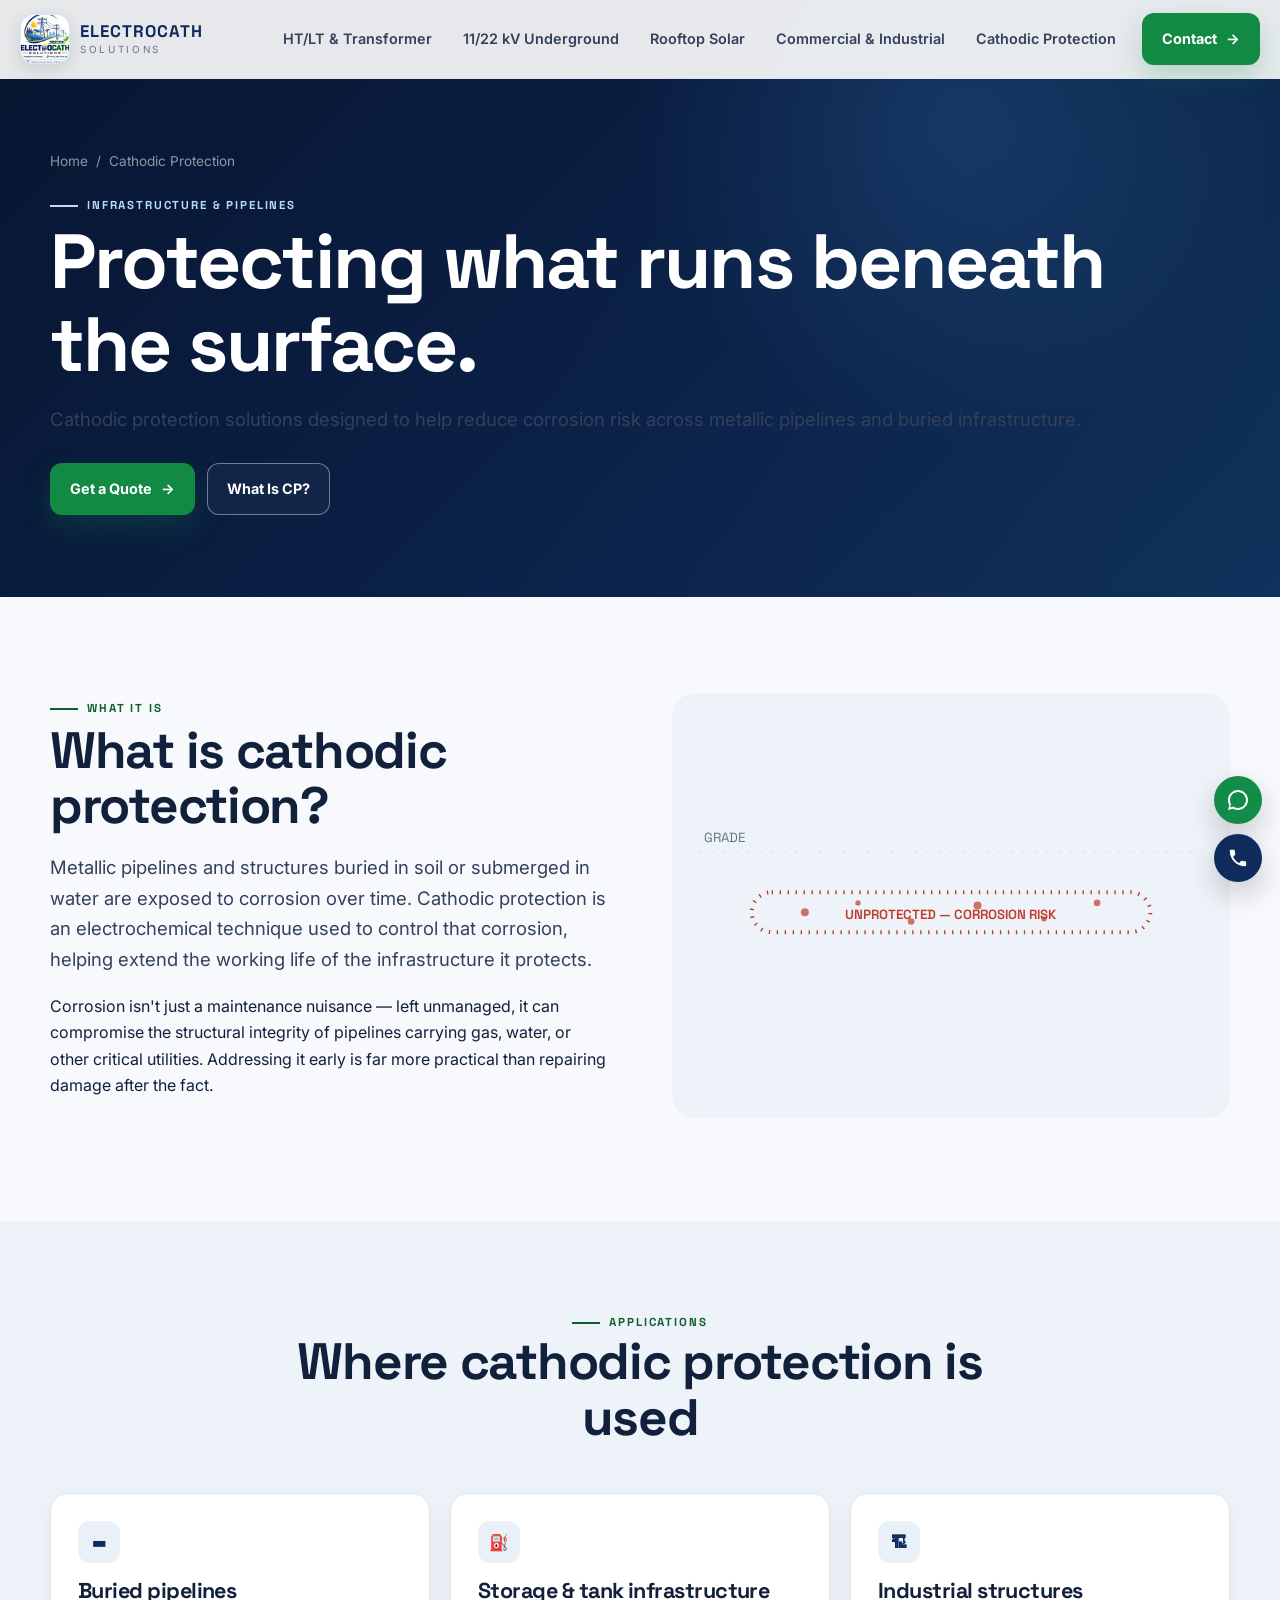
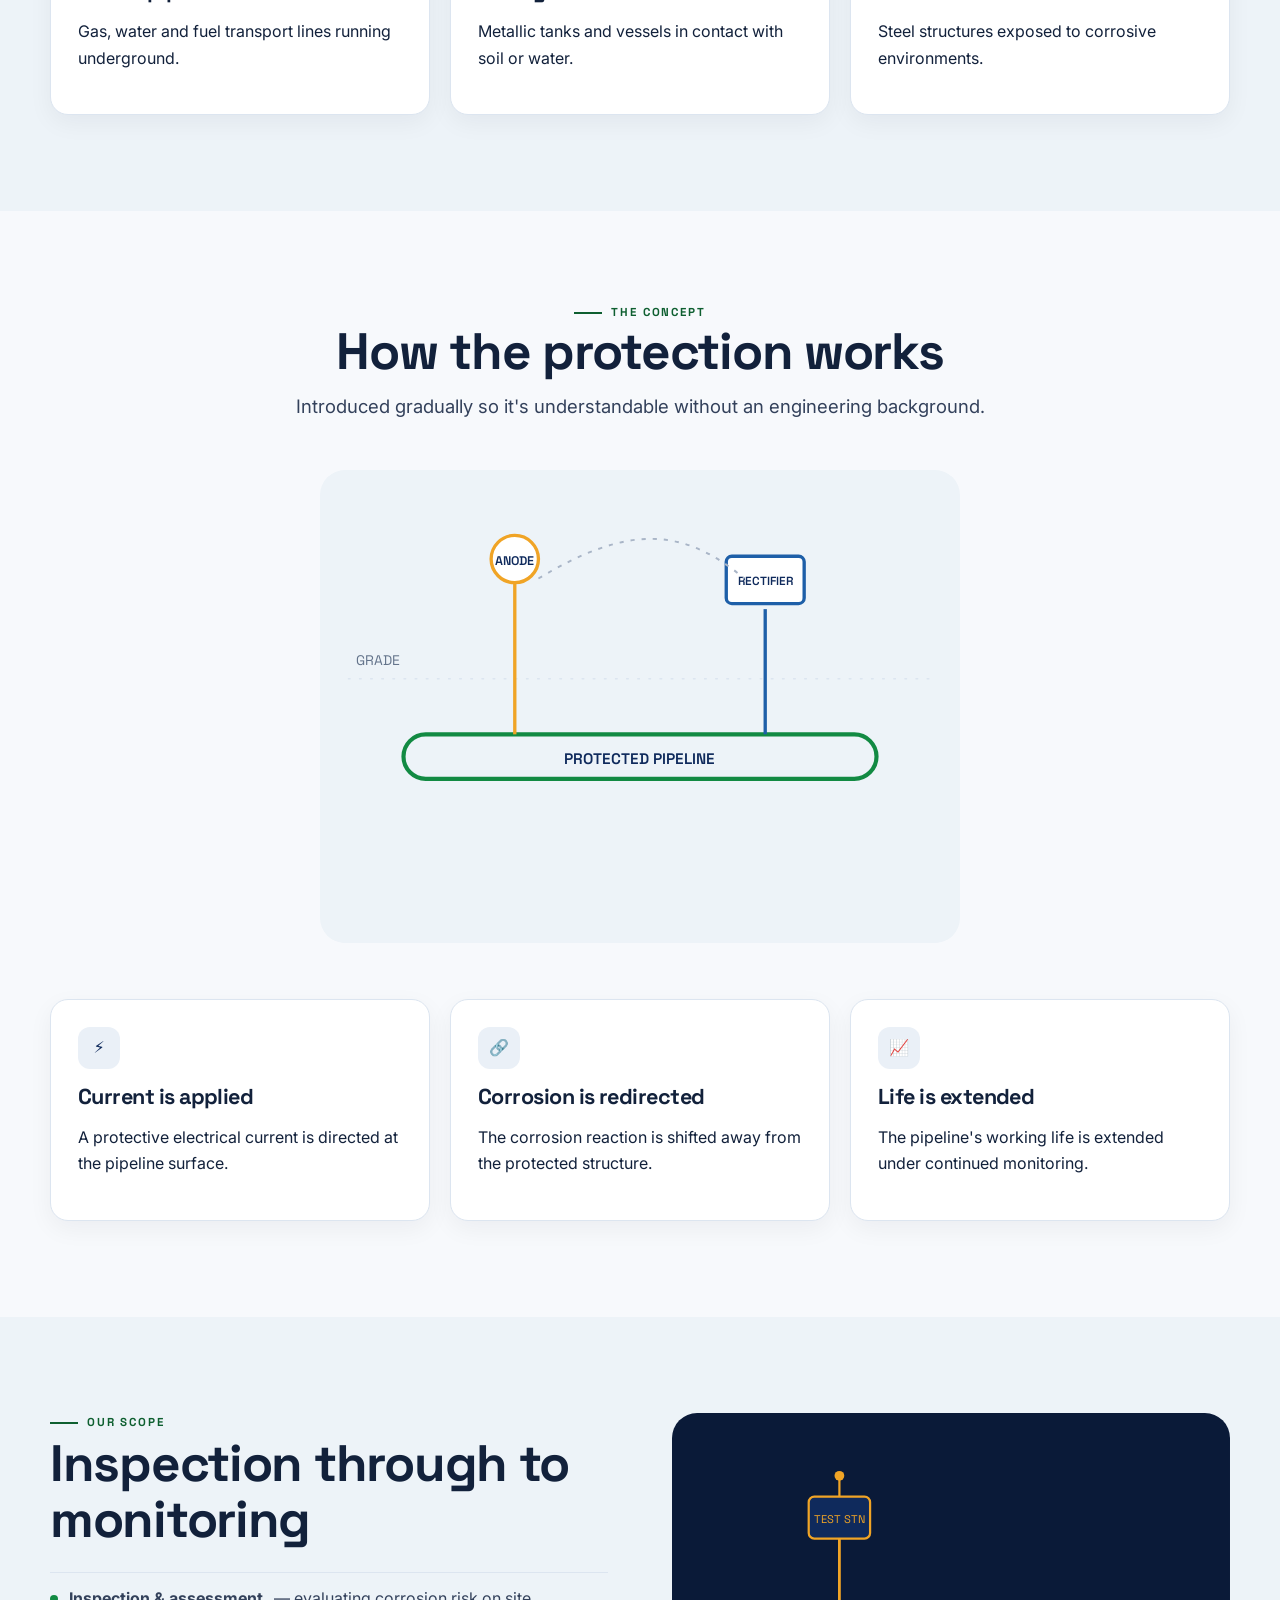
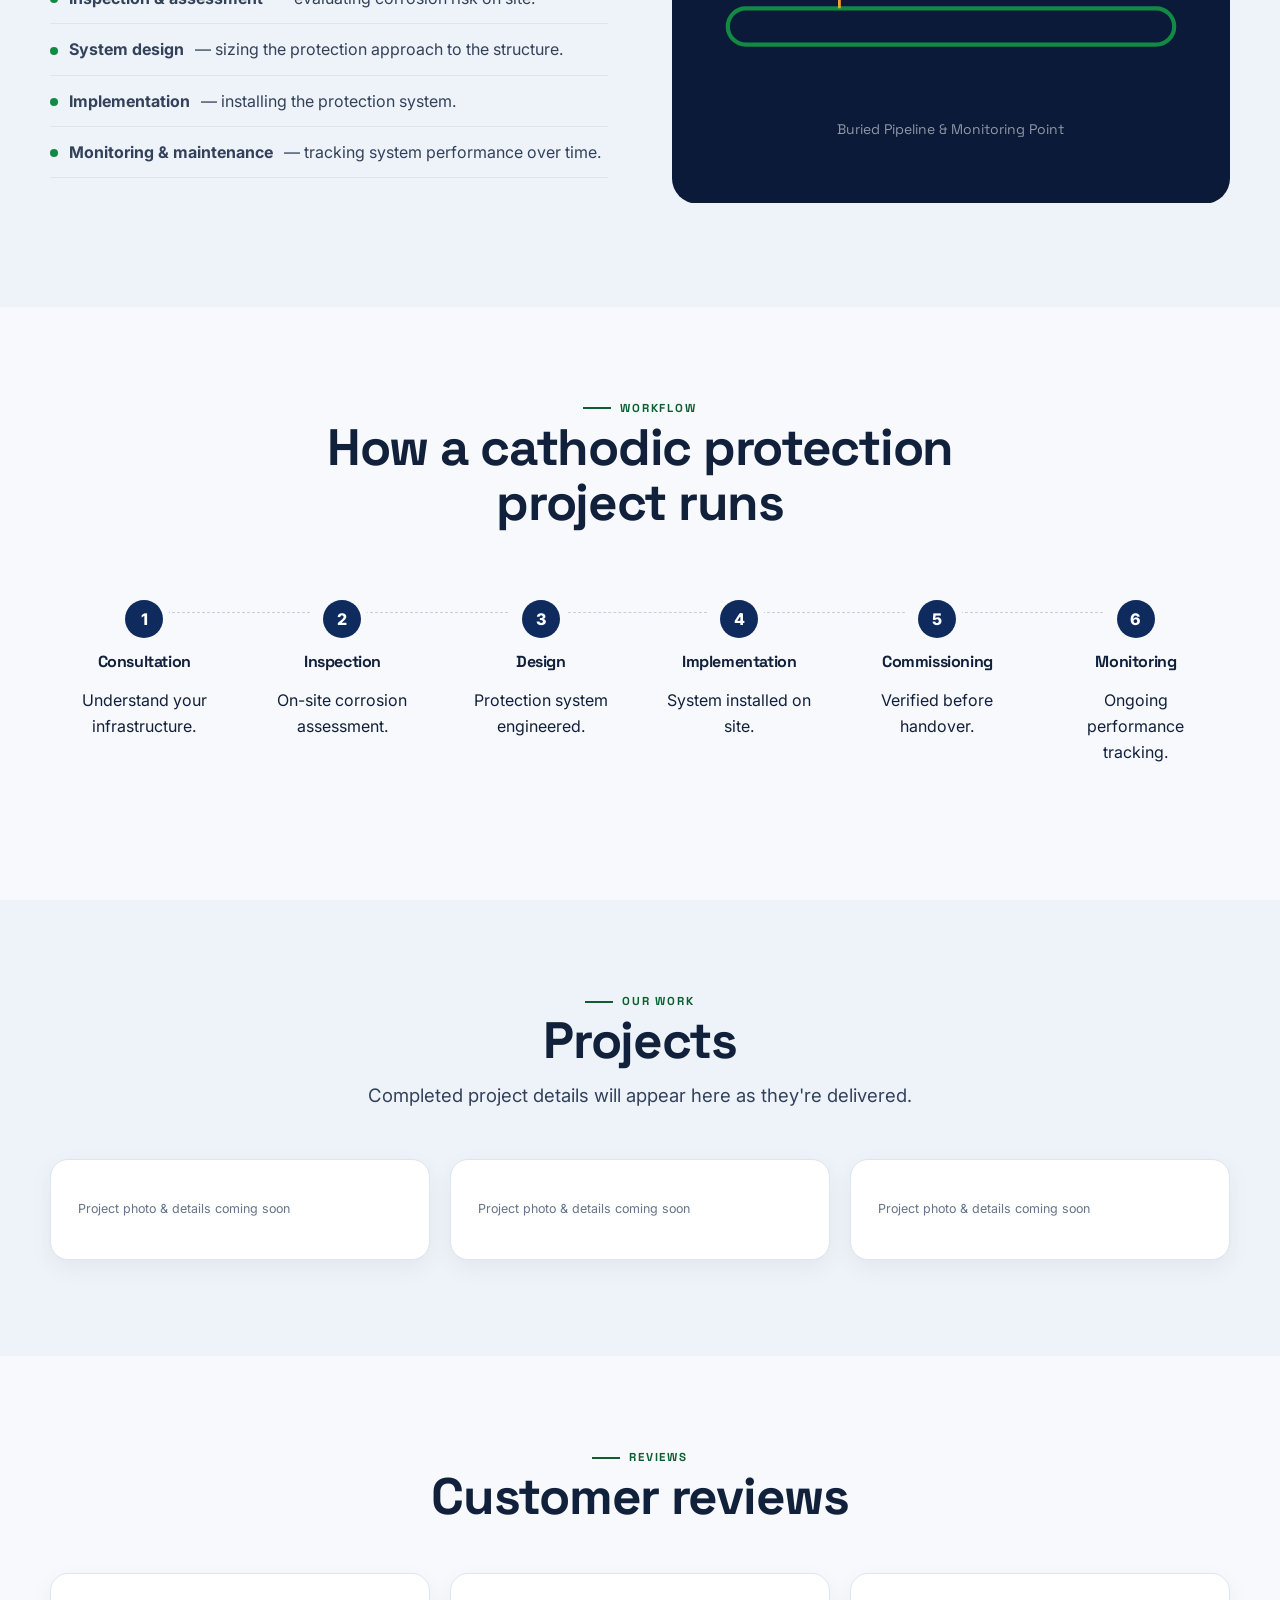
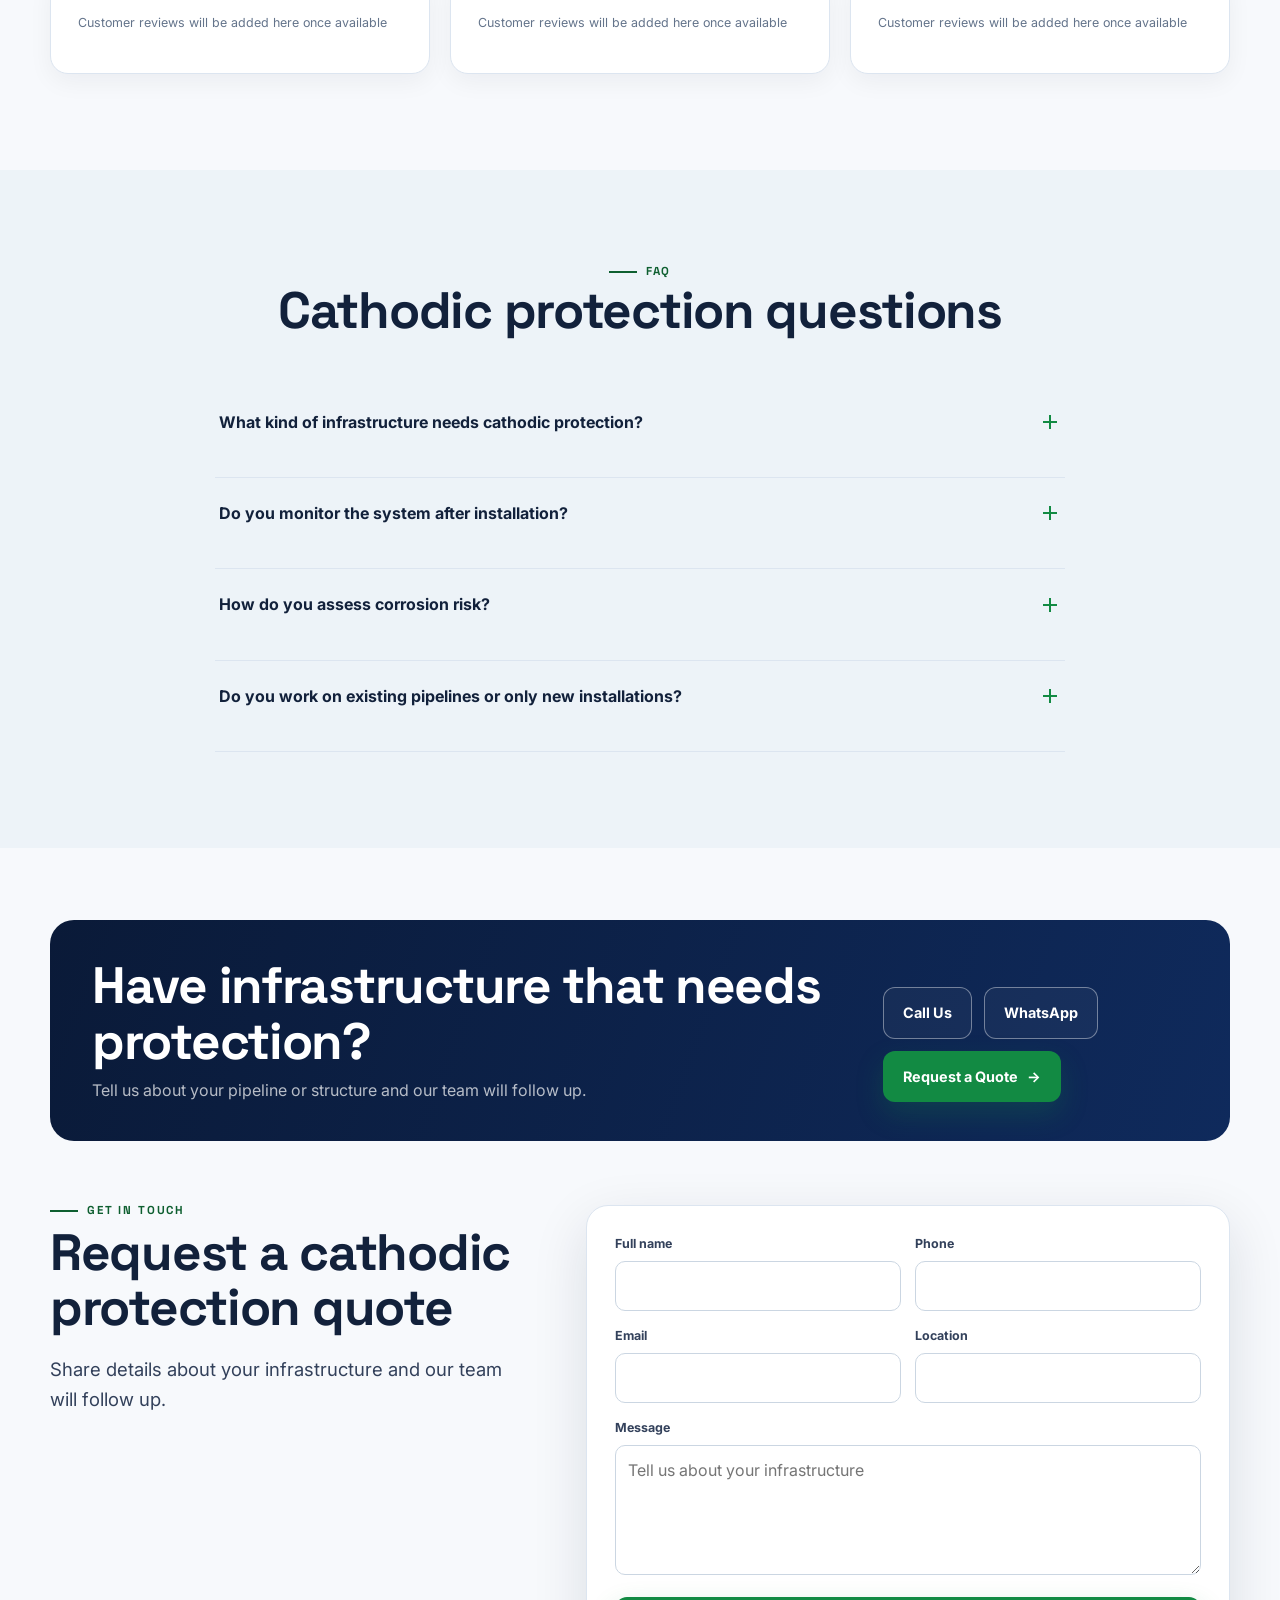
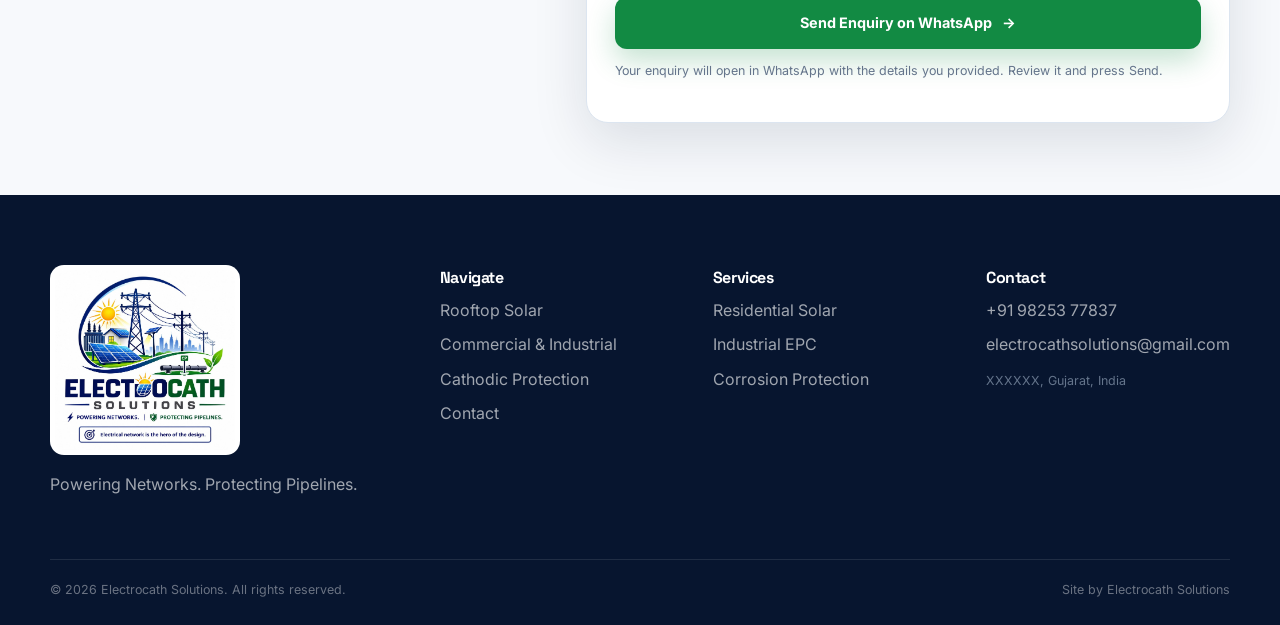
<file: cathodic-protection.html>
<!DOCTYPE html>
<html lang="en">

<head>
  <meta charset="utf-8" />
  <meta content="width=device-width, initial-scale=1.0" name="viewport" />
  <title>
    Cathodic Protection for Pipelines | Electrocath Solutions
  </title>
  <meta
    content="Cathodic protection solutions to help reduce corrosion risk across metallic pipelines and buried infrastructure, from Electrocath Solutions."
    name="description" />
  <link href="https://www.electrocathsolutions.com/cathodic-protection.html" rel="canonical" />
  <meta content="website" property="og:type" />
  <meta content="Cathodic Protection for Pipelines | Electrocath Solutions" property="og:title" />
  <meta content="Corrosion protection engineering for pipelines and metallic infrastructure."
    property="og:description" />
  <meta content="images/electrocath-logo.jpeg" property="og:image" />
  <meta content="https://www.electrocathsolutions.com/cathodic-protection.html" property="og:url" />
  <meta content="summary_large_image" name="twitter:card" />
  <link href="https://fonts.googleapis.com" rel="preconnect" />
  <link crossorigin="" href="https://fonts.gstatic.com" rel="preconnect" />
  <link
    href="https://fonts.googleapis.com/css2?family=Space+Grotesk:wght@500;600;700&amp;family=Inter:wght@400;500;600&amp;display=swap"
    rel="stylesheet" />
  <link href="css/style.css" rel="stylesheet" />
  <meta name="theme-color" content="#07152f">
  <script type="application/ld+json">
{
  "@context": "https://schema.org",
  "@type": "LocalBusiness",
  "@id": "https://www.electrocathsolutions.com/#organization",
  "name": "Electrocath Solutions",
  "url": "https://www.electrocathsolutions.com/",
  "logo": "https://www.electrocathsolutions.com/images/electrocath-logo.jpeg",
  "email": "electrocathsolutions@gmail.com",
  "telephone": "+91 98253 77837",
  "address": {
    "@type": "PostalAddress",
    "streetAddress": "XXXXXX",
    "addressLocality": "XXXXXX",
    "addressRegion": "Gujarat",
    "postalCode": "XXXXXX",
    "addressCountry": "IN"
  },
  "areaServed": "XXXXXX",
  "sameAs": [
    "XXXXXX"
  ],
  "description": "Engineering and EPC services spanning electrical infrastructure, rooftop solar, commercial and industrial solar, and cathodic protection."
}
</script>
  <!-- BUSINESS LOCATION PLACEHOLDERS: Replace XXXXXX above with the final street address, city, PIN code and service area.
     When the exact Google Maps coordinates are known, add this to the LocalBusiness JSON-LD:
     "geo": { "@type": "GeoCoordinates", "latitude": 00.00000, "longitude": 00.00000 }
     Also replace the XXXXXX entry in sameAs with the final Google Maps / Business Profile URL if available. -->
  <script type="application/ld+json">
{
  "@context": "https://schema.org",
  "@type": "WebSite",
  "@id": "https://www.electrocathsolutions.com/#website",
  "url": "https://www.electrocathsolutions.com/",
  "name": "Electrocath Solutions",
  "publisher": {
    "@id": "https://www.electrocathsolutions.com/#organization"
  }
}
</script>
  <script type="application/ld+json">
{
  "@context": "https://schema.org",
  "@type": "Service",
  "@id": "https://www.electrocathsolutions.com/cathodic-protection.html#service",
  "name": "Cathodic Protection",
  "description": "Cathodic protection services for metallic pipelines and buried infrastructure, including system design, implementation and support.",
  "url": "https://www.electrocathsolutions.com/cathodic-protection.html",
  "provider": {
    "@id": "https://www.electrocathsolutions.com/#organization"
  }
}
</script>
</head>

<body>
  <header class="site-nav">
    <div class="nav-inner">
      <a aria-label="Electrocath Solutions home" class="brand" href="index.html">
        <span class="brand-mark">
          <img alt="" src="images/logo/electrocath-logo.jpeg" />
        </span>
        <span class="brand-copy">
          <strong>
            ELECTROCATH
          </strong>
          <span>
            SOLUTIONS
          </span>
        </span>
      </a>
      <nav aria-label="Primary navigation" class="nav-links">
        <a href="ht-lt-transformer.html">
          HT/LT &amp; Transformer
        </a>
        <a href="underground-ht-network.html">
          11/22 kV Underground
        </a>
        <a href="rooftop-solar.html">
          Rooftop Solar
        </a>
        <a href="commercial-industrial-solar.html">
          Commercial &amp; Industrial
        </a>
        <a href="cathodic-protection.html">
          Cathodic Protection
        </a>
        <a class="nav-cta btn btn-primary" href="index.html#contact">
          Contact
          <span class="arrow">
            &rarr;
          </span>
        </a>
      </nav>
      <button aria-expanded="false" aria-label="Open menu" class="nav-toggle">
        <span>
        </span>
        <span>
        </span>
        <span>
        </span>
      </button>
    </div>
    <div class="mobile-panel" id="mobilePanel">
      <a href="ht-lt-transformer.html">
        HT/LT &amp; Transformer
      </a>
      <a href="underground-ht-network.html">
        11/22 kV Underground
      </a>
      <a href="rooftop-solar.html">
        Rooftop Solar
      </a>
      <a href="commercial-industrial-solar.html">
        Commercial &amp; Industrial Solar
      </a>
      <a href="cathodic-protection.html">
        Cathodic Protection
      </a>
      <a class="btn btn-primary btn-block" href="index.html#contact">
        Contact Us
      </a>
    </div>
  </header>
  <section class="page-hero">
    <div class="container">
      <div class="breadcrumb">
        <a href="index.html">
          Home
        </a>
        <span>
          /
        </span>
        <span>
          Cathodic Protection
        </span>
      </div>
      <div class="eyebrow on-dark hero-seq d1">
        Infrastructure &amp; Pipelines
      </div>
      <h1 class="hero-seq d2">
        Protecting what runs beneath the surface.
      </h1>
      <p class="lede hero-seq d3">
        Cathodic protection solutions designed to help reduce corrosion risk across metallic pipelines and buried
        infrastructure.
      </p>
      <div class="hero-actions hero-seq d4">
        <a class="btn btn-primary" href="#quoteForm">
          Get a Quote
          <span class="arrow">
            &rarr;
          </span>
        </a>
        <a class="btn btn-outline on-dark" href="#what-is-cp">
          What Is CP?
        </a>
      </div>
    </div>
  </section>
  <!-- ============ WHAT IS CP / WHY CORROSION IS A PROBLEM ============ -->
  <section class="section" id="what-is-cp">
    <div class="container">
      <div class="split">
        <div data-reveal="left">
          <div class="eyebrow">
            What It Is
          </div>
          <h2>
            What is cathodic protection?
          </h2>
          <p class="lede">
            Metallic pipelines and structures buried in soil or submerged in water are exposed to corrosion over time.
            Cathodic protection is an electrochemical technique used to control that corrosion, helping extend the
            working life of the infrastructure it protects.
          </p>
          <p>
            Corrosion isn't just a maintenance nuisance &mdash; left unmanaged, it can compromise the structural
            integrity of pipelines carrying gas, water, or other critical utilities. Addressing it early is far more
            practical than repairing damage after the fact.
          </p>
        </div>
        <div aria-hidden="true" class="hero-art" data-reveal="right">
          <svg aria-label="Cross-section diagram showing corrosion risk on an unprotected pipeline" role="img"
            viewbox="0 0 420 320" width="100%">
            <rect fill="var(--bg-panel)" height="320" rx="18" width="420" x="0" y="0">
            </rect>
            <line stroke="var(--line)" stroke-dasharray="3 6" x1="20" x2="400" y1="120" y2="120">
            </line>
            <text fill="var(--ink-500)" font-family="Space Grotesk" font-size="10" x="24" y="112">
              GRADE
            </text>
            <rect fill="none" height="30" rx="15" stroke="#C0392B" stroke-dasharray="1 5" stroke-width="3" width="300"
              x="60" y="150">
            </rect>
            <text fill="#C0392B" font-family="Space Grotesk" font-size="10" font-weight="600" text-anchor="middle"
              x="210" y="170">
              UNPROTECTED &mdash; CORROSION RISK
            </text>
            <g fill="#C0392B" opacity=".7">
              <circle cx="100" cy="165" r="3">
              </circle>
              <circle cx="140" cy="158" r="2">
              </circle>
              <circle cx="180" cy="172" r="2.5">
              </circle>
              <circle cx="230" cy="160" r="3">
              </circle>
              <circle cx="280" cy="170" r="2">
              </circle>
              <circle cx="320" cy="158" r="2.5">
              </circle>
            </g>
          </svg>
        </div>
      </div>
    </div>
  </section>
  <!-- ============ WHERE CP IS USED ============ -->
  <section class="section section-panel">
    <div class="container">
      <div class="section-head center">
        <div class="eyebrow" style="justify-content:center">
          Applications
        </div>
        <h2>
          Where cathodic protection is used
        </h2>
      </div>
      <div class="card-grid" data-reveal-group="">
        <div class="info-card">
          <div class="icon">
            ▬
          </div>
          <h3>
            Buried pipelines
          </h3>
          <p>
            Gas, water and fuel transport lines running underground.
          </p>
        </div>
        <div class="info-card">
          <div class="icon">
            ⛽
          </div>
          <h3>
            Storage &amp; tank infrastructure
          </h3>
          <p>
            Metallic tanks and vessels in contact with soil or water.
          </p>
        </div>
        <div class="info-card">
          <div class="icon">
            🏗
          </div>
          <h3>
            Industrial structures
          </h3>
          <p>
            Steel structures exposed to corrosive environments.
          </p>
        </div>
      </div>
    </div>
  </section>
  <!-- ============ HOW THE PROTECTION CONCEPT WORKS ============ -->
  <section class="section">
    <div class="container">
      <div class="section-head center">
        <div class="eyebrow" style="justify-content:center">
          The Concept
        </div>
        <h2>
          How the protection works
        </h2>
        <p class="lede">
          Introduced gradually so it's understandable without an engineering background.
        </p>
      </div>
      <div aria-hidden="true" class="hero-art" data-reveal="scale" style="max-width:640px;margin:0 auto;">
        <svg aria-label="Diagram of an impressed current cathodic protection system on a pipeline" role="img"
          viewbox="0 0 460 340" width="100%">
          <rect fill="var(--bg-panel)" height="340" rx="18" width="460" x="0" y="0">
          </rect>
          <line stroke="var(--line)" stroke-dasharray="2 6" x1="20" x2="440" y1="150" y2="150">
          </line>
          <text fill="var(--ink-500)" font-family="Space Grotesk" font-size="10" x="26" y="140">
            GRADE
          </text>
          <rect fill="none" height="32" rx="16" stroke="var(--green-600)" stroke-width="3" width="340" x="60" y="190">
          </rect>
          <text fill="var(--navy-800)" font-family="Space Grotesk" font-size="11" font-weight="600" text-anchor="middle"
            x="230" y="211">
            PROTECTED PIPELINE
          </text>
          <line stroke="var(--gold-500)" stroke-width="2.4" x1="140" x2="140" y1="190" y2="80">
          </line>
          <circle class="node-glow" cx="140" cy="64" fill="var(--white)" r="17" stroke="var(--gold-500)"
            stroke-width="2.4">
          </circle>
          <text fill="var(--navy-800)" font-family="Space Grotesk" font-size="9" font-weight="600" text-anchor="middle"
            x="140" y="68">
            ANODE
          </text>
          <line stroke="var(--blue-600)" stroke-width="2.4" x1="320" x2="320" y1="190" y2="100">
          </line>
          <rect fill="var(--white)" height="34" rx="4" stroke="var(--blue-600)" stroke-width="2.4" width="56" x="292"
            y="62">
          </rect>
          <text fill="var(--navy-800)" font-family="Space Grotesk" font-size="8.5" font-weight="600"
            text-anchor="middle" x="320" y="83">
            RECTIFIER
          </text>
          <path d="M157 78 C 220 40, 260 40, 305 78" fill="none" stroke="var(--ink-300)" stroke-dasharray="3 5"
            stroke-width="1.4">
          </path>
        </svg>
      </div>
      <div class="card-grid" data-reveal-group="" style="margin-top:48px;">
        <div class="info-card">
          <div class="icon">
            ⚡
          </div>
          <h3>
            Current is applied
          </h3>
          <p>
            A protective electrical current is directed at the pipeline surface.
          </p>
        </div>
        <div class="info-card">
          <div class="icon">
            🔗
          </div>
          <h3>
            Corrosion is redirected
          </h3>
          <p>
            The corrosion reaction is shifted away from the protected structure.
          </p>
        </div>
        <div class="info-card">
          <div class="icon">
            📈
          </div>
          <h3>
            Life is extended
          </h3>
          <p>
            The pipeline's working life is extended under continued monitoring.
          </p>
        </div>
      </div>
    </div>
  </section>
  <!-- ============ SCOPE: INSPECTION / IMPLEMENTATION / MONITORING ============ -->
  <section class="section section-panel">
    <div class="container">
      <div class="split">
        <div data-reveal="left">
          <div class="eyebrow">
            Our Scope
          </div>
          <h2>
            Inspection through to monitoring
          </h2>
          <ul class="feature-points">
            <li>
              <span class="dot">
              </span>
              <strong>
                Inspection &amp; assessment
              </strong>
              &mdash; evaluating corrosion risk on site.
            </li>
            <li>
              <span class="dot">
              </span>
              <strong>
                System design
              </strong>
              &mdash; sizing the protection approach to the structure.
            </li>
            <li>
              <span class="dot">
              </span>
              <strong>
                Implementation
              </strong>
              &mdash; installing the protection system.
            </li>
            <li>
              <span class="dot">
              </span>
              <strong>
                Monitoring &amp; maintenance
              </strong>
              &mdash; tracking system performance over time.
            </li>
          </ul>
        </div>
        <div aria-hidden="true" class="hero-art" data-reveal="right">
          <svg aria-label="Technical illustration of a pipeline with monitoring test station" role="img"
            viewbox="0 0 400 280" width="100%">
            <rect fill="var(--navy-900)" height="280" rx="18" width="400" x="0" y="0">
            </rect>
            <rect fill="none" height="26" rx="13" stroke="var(--green-600)" stroke-width="3" width="320" x="40" y="140">
            </rect>
            <line stroke="var(--gold-500)" stroke-width="2" x1="120" x2="120" y1="140" y2="90">
            </line>
            <rect fill="var(--navy-800)" height="30" rx="4" stroke="var(--gold-500)" stroke-width="1.6" width="44"
              x="98" y="60">
            </rect>
            <text fill="var(--gold-500)" font-family="Space Grotesk" font-size="8" text-anchor="middle" x="120" y="79">
              TEST STN
            </text>
            <g class="node-glow" fill="var(--gold-500)">
              <circle cx="120" cy="45" r="3.5">
              </circle>
            </g>
            <line stroke="var(--gold-500)" stroke-width="1.6" x1="120" x2="120" y1="60" y2="48">
            </line>
            <text fill="rgba(255,255,255,.55)" font-family="Space Grotesk" font-size="10" text-anchor="middle" x="200"
              y="230">
              Buried Pipeline &amp; Monitoring Point
            </text>
          </svg>
        </div>
      </div>
    </div>
  </section>
  <!-- ============ WORKFLOW ============ -->
  <section class="section">
    <div class="container">
      <div class="section-head center">
        <div class="eyebrow" style="justify-content:center">
          Workflow
        </div>
        <h2>
          How a cathodic protection project runs
        </h2>
      </div>
      <div class="timeline" data-reveal-group="">
        <div class="timeline-step">
          <span class="num">
            1
          </span>
          <h4>
            Consultation
          </h4>
          <p>
            Understand your infrastructure.
          </p>
        </div>
        <div class="timeline-step">
          <span class="num">
            2
          </span>
          <h4>
            Inspection
          </h4>
          <p>
            On-site corrosion assessment.
          </p>
        </div>
        <div class="timeline-step">
          <span class="num">
            3
          </span>
          <h4>
            Design
          </h4>
          <p>
            Protection system engineered.
          </p>
        </div>
        <div class="timeline-step">
          <span class="num">
            4
          </span>
          <h4>
            Implementation
          </h4>
          <p>
            System installed on site.
          </p>
        </div>
        <div class="timeline-step">
          <span class="num">
            5
          </span>
          <h4>
            Commissioning
          </h4>
          <p>
            Verified before handover.
          </p>
        </div>
        <div class="timeline-step">
          <span class="num">
            6
          </span>
          <h4>
            Monitoring
          </h4>
          <p>
            Ongoing performance tracking.
          </p>
        </div>
      </div>
    </div>
  </section>
  <!-- ============ PROJECTS ============ -->
  <section class="section section-panel">
    <div class="container">
      <div class="section-head center">
        <div class="eyebrow" style="justify-content:center">
          Our Work
        </div>
        <h2>
          Projects
        </h2>
        <p class="lede">
          Completed project details will appear here as they're delivered.
        </p>
      </div>
      <div class="card-grid">
        <div class="info-card text-center">
          <p class="placeholder-note">
            Project photo &amp; details coming soon
          </p>
        </div>
        <div class="info-card text-center">
          <p class="placeholder-note">
            Project photo &amp; details coming soon
          </p>
        </div>
        <div class="info-card text-center">
          <p class="placeholder-note">
            Project photo &amp; details coming soon
          </p>
        </div>
      </div>
    </div>
  </section>
  <!-- ============ REVIEWS ============ -->
  <section class="section">
    <div class="container">
      <div class="section-head center">
        <div class="eyebrow" style="justify-content:center">
          Reviews
        </div>
        <h2>
          Customer reviews
        </h2>
      </div>
      <div class="card-grid">
        <div class="review-card text-center">
          <p class="placeholder-note">
            Customer reviews will be added here once available
          </p>
        </div>
        <div class="review-card text-center">
          <p class="placeholder-note">
            Customer reviews will be added here once available
          </p>
        </div>
        <div class="review-card text-center">
          <p class="placeholder-note">
            Customer reviews will be added here once available
          </p>
        </div>
      </div>
    </div>
  </section>
  <!-- ============ FAQ ============ -->
  <section class="section section-panel">
    <div class="container">
      <div class="section-head center">
        <div class="eyebrow" style="justify-content:center">
          FAQ
        </div>
        <h2>
          Cathodic protection questions
        </h2>
      </div>
      <div class="faq-list">
        <div class="faq-item">
          <button aria-expanded="false" class="faq-q">
            What kind of infrastructure needs cathodic protection?
            <span class="plus">
            </span>
          </button>
          <div class="faq-a">
            <div class="faq-a-inner">
              <p>
                Buried or submerged metallic structures &mdash; pipelines, tanks and steel infrastructure exposed to
                corrosive environments.
              </p>
            </div>
          </div>
        </div>
        <div class="faq-item">
          <button aria-expanded="false" class="faq-q">
            Do you monitor the system after installation?
            <span class="plus">
            </span>
          </button>
          <div class="faq-a">
            <div class="faq-a-inner">
              <p>
                Yes, ongoing monitoring and maintenance is part of our scope.
              </p>
            </div>
          </div>
        </div>
        <div class="faq-item">
          <button aria-expanded="false" class="faq-q">
            How do you assess corrosion risk?
            <span class="plus">
            </span>
          </button>
          <div class="faq-a">
            <div class="faq-a-inner">
              <p>
                Through an on-site inspection and assessment before any system is designed.
              </p>
            </div>
          </div>
        </div>
        <div class="faq-item">
          <button aria-expanded="false" class="faq-q">
            Do you work on existing pipelines or only new installations?
            <span class="plus">
            </span>
          </button>
          <div class="faq-a">
            <div class="faq-a-inner">
              <p>
                <span class="placeholder-note">
                  XXXXXX &mdash; scope to be confirmed
                </span>
              </p>
            </div>
          </div>
        </div>
      </div>
    </div>
  </section>
  <!-- ============ FINAL CTA / QUOTE ============ -->
  <section class="section-tight" id="contact">
    <div class="container">
      <div class="cta-band" data-reveal="scale">
        <div>
          <h2>
            Have infrastructure that needs protection?
          </h2>
          <p>
            Tell us about your pipeline or structure and our team will follow up.
          </p>
        </div>
        <div class="cta-actions">
          <a class="btn btn-outline on-dark" href="tel:+919825377837">
            Call Us
          </a>
          <a class="btn btn-outline on-dark" href="https://wa.me/919825377837">
            WhatsApp
          </a>
          <a class="btn btn-primary" href="#quoteForm">
            Request a Quote
            <span class="arrow">
              &rarr;
            </span>
          </a>
        </div>
      </div>
      <div class="two-col" style="margin-top:64px;">
        <div data-reveal="left">
          <div class="eyebrow">
            Get In Touch
          </div>
          <h2>
            Request a cathodic protection quote
          </h2>
          <p class="lede">
            Share details about your infrastructure and our team will follow up.
          </p>
        </div>
        <form class="quote-form" data-reveal="right" id="quoteForm">
          <div class="form-row">
            <div class="field">
              <label for="name">
                Full name
              </label>
              <input id="name" name="name" required="" type="text" />
            </div>
            <div class="field">
              <label for="phone">
                Phone
              </label>
              <input id="phone" name="phone" required="" type="tel" />
            </div>
          </div>
          <div class="form-row">
            <div class="field">
              <label for="email">
                Email
              </label>
              <input id="email" name="email" type="email" />
            </div>
            <div class="field">
              <label for="location">
                Location
              </label>
              <input id="location" name="location" type="text" />
            </div>
          </div>
          <div class="field">
            <label for="message">
              Message
            </label>
            <textarea id="message" name="message" placeholder="Tell us about your infrastructure"></textarea>
          </div>
          <input name="service" type="hidden" value="Cathodic Protection" />
          <button class="btn btn-primary btn-block" type="submit">
            Send Enquiry on WhatsApp
            <span class="arrow">
              &rarr;
            </span>
          </button>
          <p class="form-note">
            Your enquiry will open in WhatsApp with the details you provided. Review it and press Send.
          </p>
          <div class="form-success" id="formSuccess">
          </div>
        </form>
      </div>
    </div>
  </section>
  <footer class="site-footer">
    <div class="container">
      <div class="footer-grid">
        <div class="footer-brand">
          <img alt="Electrocath Solutions logo" src="images/electrocath-logo.jpeg" />
          <p>
            Powering Networks. Protecting Pipelines.
          </p>
        </div>
        <div class="footer-col">
          <h4>
            Navigate
          </h4>
          <ul>
            <li>
              <a href="rooftop-solar.html">
                Rooftop Solar
              </a>
            </li>
            <li>
              <a href="commercial-industrial-solar.html">
                Commercial &amp; Industrial
              </a>
            </li>
            <li>
              <a href="cathodic-protection.html">
                Cathodic Protection
              </a>
            </li>
            <li>
              <a href="index.html#contact">
                Contact
              </a>
            </li>
          </ul>
        </div>
        <div class="footer-col">
          <h4>
            Services
          </h4>
          <ul>
            <li>
              <a href="rooftop-solar.html">
                Residential Solar
              </a>
            </li>
            <li>
              <a href="commercial-industrial-solar.html">
                Industrial EPC
              </a>
            </li>
            <li>
              <a href="cathodic-protection.html">
                Corrosion Protection
              </a>
            </li>
          </ul>
        </div>
        <div class="footer-col">
          <h4>
            Contact
          </h4>
          <ul>
            <li>
              <a href="tel:+919825377837">
                +91 98253 77837
              </a>
            </li>
            <li>
              <a href="mailto:electrocathsolutions@gmail.com">
                electrocathsolutions@gmail.com
              </a>
            </li>
            <li>
              <span class="placeholder-note">
                XXXXXX, Gujarat, India
              </span>
            </li>
          </ul>
        </div>
      </div>
      <div class="footer-bottom">
        <span>
          &copy;
          <span id="year">
            2026
          </span>
          Electrocath Solutions. All rights reserved.
        </span>
        <span>
          Site by Electrocath Solutions
        </span>
      </div>
    </div>
  </footer>
  <div class="float-contact">
    <a aria-label="Chat on WhatsApp" class="wa" href="https://wa.me/919825377837">
      <svg fill="none" height="24" viewbox="0 0 24 24" width="24">
        <path
          d="M12 2C6.48 2 2 6.48 2 12c0 1.85.5 3.58 1.35 5.07L2 22l5.06-1.33A9.94 9.94 0 0012 22c5.52 0 10-4.48 10-10S17.52 2 12 2zm0 18c-1.6 0-3.1-.44-4.38-1.2l-.31-.18-3.2.84.86-3.1-.2-.32A7.94 7.94 0 014 12c0-4.41 3.59-8 8-8s8 3.59 8 8-3.59 8-8 8z"
          fill="#fff">
        </path>
      </svg>
    </a>
    <a aria-label="Call Electrocath Solutions" class="call" href="tel:+919825377837">
      <svg fill="none" height="22" viewbox="0 0 24 24" width="22">
        <path
          d="M6.6 10.8c1.4 2.8 3.8 5.1 6.6 6.6l2.2-2.2c.3-.3.7-.4 1-.2 1.1.4 2.3.6 3.5.6.6 0 1 .4 1 1V20c0 .6-.4 1-1 1C10.6 21 3 13.4 3 4c0-.6.4-1 1-1h3.5c.6 0 1 .4 1 1 0 1.2.2 2.4.6 3.5.1.4 0 .8-.2 1l-2.3 2.3z"
          fill="#fff">
        </path>
      </svg>
    </a>
  </div>
  <script src="js/main.js">
  </script>
</body>

</html>
</file>
<file: css/style.css>
:root {
  --navy-950: #07152f;
  --navy-900: #0a1a38;
  --navy-800: #0f2a5c;
  --blue-600: #1e5fa8;
  --blue-500: #3e86d6;
  --green-700: #0e5f30;
  --green-600: #128a43;
  --green-500: #1ca653;
  --gold-500: #f0a426;
  --ink-900: #12213b;
  --ink-700: #33415b;
  --ink-500: #64748b;
  --ink-300: #a9b5c7;
  --line: #dce5f0;
  --bg: #f7f9fc;
  --bg-panel: #edf3f8;
  --white: #fff;
  --shadow: 0 18px 55px rgba(7, 21, 47, .12);
  --radius: 22px;
  --max: 1180px;
}

* {
  box-sizing: border-box
}

html {
  scroll-behavior: smooth
}

body {
  margin: 0;
  font-family: Inter, system-ui, sans-serif;
  color: var(--ink-900);
  background: var(--bg);
  line-height: 1.65
}

img {
  max-width: 100%;
  display: block
}

a {
  color: inherit;
  text-decoration: none
}

button,
input,
select,
textarea {
  font: inherit
}

button {
  cursor: pointer
}

.container {
  width: min(var(--max), calc(100% - 40px));
  margin: auto
}

.section {
  padding: 96px 0
}

.section-tight {
  padding: 72px 0
}

.section-panel {
  background: var(--bg-panel)
}

.section-dark {
  background: var(--navy-900);
  color: #fff
}

.center {
  text-align: center
}

.section-head {
  max-width: 760px;
  margin: 0 auto 48px
}

.section-head h2 {
  margin: .35rem 0 .75rem
}

.section-head .lede {
  margin: 0 auto
}

h1,
h2,
h3,
h4 {
  font-family: "Space Grotesk", Inter, sans-serif;
  line-height: 1.08;
  letter-spacing: -.025em
}

h1 {
  font-size: clamp(2.8rem, 6vw, 5.4rem);
  margin: .5rem 0 1.1rem
}

h2 {
  font-size: clamp(2rem, 4vw, 3.35rem);
  margin: .5rem 0 1rem
}

h3 {
  font-size: 1.35rem;
  margin: .35rem 0 .6rem
}

h4 {
  font-size: 1rem;
  margin: .25rem 0
}

.lede {
  font-size: clamp(1rem, 1.5vw, 1.16rem);
  color: var(--ink-700)
}

.section-dark .lede,
.on-dark {
  color: rgba(255, 255, 255, .78)
}

/* Navigation */
.site-nav {
  position: fixed;
  z-index: 1000;
  top: 0;
  left: 0;
  right: 0;
  background: rgba(255, 255, 255, .9);
  backdrop-filter: blur(18px);
  border-bottom: 1px solid rgba(220, 229, 240, .8);
  transition: .3s
}

.site-nav.scrolled {
  box-shadow: 0 10px 30px rgba(7, 21, 47, .08)
}

.nav-inner {
  min-height: 78px;
  width: min(1240px, calc(100% - 32px));
  margin: auto;
  display: flex;
  align-items: center;
  justify-content: space-between;
  gap: 24px
}

.brand {
  display: flex;
  align-items: center;
  gap: 10px;
  min-width: 205px
}

.brand-mark {
  width: 50px;
  height: 50px;
  border-radius: 14px;
  overflow: hidden;
  background: #fff;
  box-shadow: 0 5px 18px rgba(7, 21, 47, .12);
  border: 1px solid var(--line);
  flex: none
}

.brand-mark img {
  width: 100%;
  height: 100%;
  object-fit: cover;
  object-position: center 43%;
  transform: scale(1.15)
}

.brand-copy {
  display: flex;
  flex-direction: column;
  line-height: 1
}

.brand-copy strong {
  font: 700 1.05rem/1 "Space Grotesk", sans-serif;
  letter-spacing: .06em;
  color: var(--navy-800)
}

.brand-copy span {
  font-size: .62rem;
  letter-spacing: .27em;
  margin-top: 5px;
  color: var(--ink-500)
}

.nav-links {
  display: flex;
  align-items: center;
  gap: 7px
}

.nav-links>a:not(.btn) {
  padding: 11px 12px;
  font-weight: 600;
  font-size: .9rem;
  color: var(--ink-700);
  position: relative
}

.nav-links>a:not(.btn):after {
  content: "";
  position: absolute;
  left: 12px;
  right: 12px;
  bottom: 5px;
  height: 2px;
  background: var(--green-600);
  transform: scaleX(0);
  transform-origin: center;
  transition: .25s
}

.nav-links>a:not(.btn):hover:after {
  transform: scaleX(1)
}

.nav-cta {
  margin-left: 7px
}

.nav-toggle {
  display: none;
  background: none;
  border: 0;
  padding: 8px
}

.nav-toggle span {
  display: block;
  width: 26px;
  height: 2px;
  background: var(--navy-800);
  margin: 5px;
  border-radius: 3px
}

.mobile-panel {
  display: none;
}

/* Hero */
.hero,
.page-hero {
  position: relative;
  background: radial-gradient(circle at 75% 20%, rgba(62, 134, 214, .2), transparent 30%), linear-gradient(135deg, var(--navy-950), var(--navy-800));
  color: #fff;
  overflow: hidden
}

.hero {
  padding: 170px 0 100px;
  min-height: 720px;
  display: flex;
  align-items: center
}

.page-hero {
  padding: 150px 0 82px
}

.hero-grid {
  display: grid;
  grid-template-columns: 1.03fr .97fr;
  align-items: center;
  gap: 55px
}

.hero:before,
.page-hero:before {
  content: "";
  position: absolute;
  inset: 0;
  background: linear-gradient(110deg, transparent 45%, rgba(28, 166, 83, .06));
  pointer-events: none
}

.hero-art {
  position: relative
}

.hero-art svg {
  width: 100%;
  height: auto
}

.hero .hero-art {
  filter: drop-shadow(0 28px 45px rgba(0, 0, 0, .2))
}

.breadcrumb {
  display: flex;
  gap: 8px;
  align-items: center;
  color: rgba(255, 255, 255, .55);
  font-size: .85rem;
  margin-bottom: 28px
}

.breadcrumb a:hover {
  color: #fff
}

.eyebrow {
  display: flex;
  align-items: center;
  gap: 9px;
  color: var(--green-700);
  font: 700 .72rem/1 "Space Grotesk", sans-serif;
  letter-spacing: .16em;
  text-transform: uppercase
}

.eyebrow:before {
  content: "";
  width: 28px;
  height: 2px;
  background: currentColor
}

.eyebrow.on-dark {
  color: #b9d9ff
}

.hero-actions,
.cta-actions {
  display: flex;
  gap: 12px;
  flex-wrap: wrap;
  margin-top: 28px
}

.btn {
  display: inline-flex;
  align-items: center;
  justify-content: center;
  gap: 9px;
  border: 1px solid transparent;
  border-radius: 12px;
  padding: 13px 19px;
  font-weight: 700;
  font-size: .9rem;
  transition: transform .25s, box-shadow .25s, background .25s, border-color .25s
}

.btn:hover {
  transform: translateY(-3px)
}

.btn-primary {
  background: var(--green-600);
  color: #fff;
  box-shadow: 0 12px 28px rgba(18, 138, 67, .24)
}

.btn-primary:hover {
  background: var(--green-700);
  box-shadow: 0 16px 35px rgba(18, 138, 67, .3)
}

.btn-outline {
  border-color: rgba(255, 255, 255, .4);
  color: #fff;
  background: rgba(255, 255, 255, .04)
}

.btn-outline:hover {
  background: #fff;
  color: var(--navy-800)
}

.btn-ghost {
  border-color: var(--line);
  background: #fff
}

.btn-block {
  width: 100%
}

.arrow {
  transition: transform .25s
}

.btn:hover .arrow {
  transform: translateX(4px)
}

/* Layout / cards */
.split {
  display: grid;
  grid-template-columns: 1fr 1fr;
  gap: 64px;
  align-items: center
}

.split.reverse> :first-child {
  order: 2
}

.split.reverse> :last-child {
  order: 1
}

.two-col {
  display: grid;
  grid-template-columns: .85fr 1.15fr;
  gap: 60px;
  align-items: start
}

.media-frame {
  position: relative;
  border-radius: var(--radius);
  overflow: hidden;
  background: #dfe7f0;
  min-height: 360px;
  box-shadow: var(--shadow)
}

.media-frame img {
  width: 100%;
  height: 100%;
  min-height: 360px;
  object-fit: cover;
  transition: transform .8s cubic-bezier(.2, .7, .2, 1)
}

.media-frame:hover img {
  transform: scale(1.035)
}

.tag {
  position: absolute;
  left: 18px;
  bottom: 18px;
  padding: 8px 12px;
  border-radius: 999px;
  background: rgba(7, 21, 47, .8);
  backdrop-filter: blur(10px);
  color: #fff;
  font-size: .75rem;
  font-weight: 700
}

.card-grid {
  display: grid;
  grid-template-columns: repeat(3, 1fr);
  gap: 20px
}

.info-card,
.review-card {
  background: #fff;
  border: 1px solid var(--line);
  border-radius: 18px;
  padding: 27px;
  box-shadow: 0 8px 25px rgba(7, 21, 47, .05);
  transition: transform .35s, box-shadow .35s, border-color .35s
}

.info-card:hover,
.review-card:hover {
  transform: translateY(-8px);
  box-shadow: var(--shadow);
  border-color: #b8cadf
}

.icon {
  width: 42px;
  height: 42px;
  border-radius: 12px;
  background: #eaf0f7;
  color: var(--navy-800);
  display: grid;
  place-items: center;
  font-weight: 800;
  margin-bottom: 16px
}

.feature-points {
  list-style: none;
  padding: 0;
  margin: 25px 0 28px;
  border-top: 1px solid var(--line)
}

.feature-points li {
  padding: 12px 0;
  border-bottom: 1px solid var(--line);
  display: flex;
  gap: 11px;
  color: var(--ink-700)
}

.section-dark .feature-points li {
  border-color: rgba(255, 255, 255, .14)
}

.dot {
  width: 8px;
  height: 8px;
  border-radius: 50%;
  background: var(--green-600);
  margin-top: .65em;
  flex: none
}

.timeline {
  display: grid;
  grid-template-columns: repeat(6, 1fr);
  gap: 10px
}

.timeline-step {
  position: relative;
  padding: 22px 12px;
  text-align: center
}

.timeline-step:not(:last-child):after {
  content: "";
  position: absolute;
  top: 34px;
  left: 62%;
  width: 76%;
  border-top: 1px dashed #c4d0df
}

.num {
  position: relative;
  z-index: 2;
  width: 38px;
  height: 38px;
  border-radius: 50%;
  display: grid;
  place-items: center;
  margin: 0 auto 15px;
  background: var(--navy-800);
  color: #fff;
  font-weight: 800;
  box-shadow: 0 0 0 7px var(--bg-panel)
}

.section:not(.section-panel) .num {
  box-shadow: 0 0 0 7px var(--bg)
}

.faq-list {
  max-width: 850px;
  margin: auto
}

.faq-item {
  border-bottom: 1px solid var(--line)
}

.faq-q {
  width: 100%;
  border: 0;
  background: transparent;
  padding: 22px 4px;
  text-align: left;
  font-weight: 700;
  color: var(--ink-900);
  display: flex;
  justify-content: space-between;
  align-items: center
}

.plus {
  width: 22px;
  height: 22px;
  position: relative;
  flex: none
}

.plus:before,
.plus:after {
  content: "";
  position: absolute;
  left: 50%;
  top: 50%;
  width: 14px;
  height: 2px;
  background: var(--green-600);
  transform: translate(-50%, -50%);
  transition: .25s
}

.plus:after {
  transform: translate(-50%, -50%) rotate(90deg)
}

.faq-q[aria-expanded="true"] .plus:after {
  transform: translate(-50%, -50%) rotate(0)
}

.faq-a {
  display: grid;
  grid-template-rows: 0fr;
  transition: grid-template-rows .35s
}

.faq-a>div {
  overflow: hidden
}

.faq-q[aria-expanded="true"]+.faq-a {
  grid-template-rows: 1fr
}

.faq-a-inner {
  padding: 0 4px 20px;
  color: var(--ink-700)
}

/* subsidy */
.subsidy-section {
  background: linear-gradient(135deg, #f2faf5, #eaf3fb);
  position: relative;
  overflow: hidden
}

.subsidy-grid {
  display: grid;
  grid-template-columns: 1.05fr .95fr;
  gap: 34px;
  align-items: stretch
}

.subsidy-main {
  background: linear-gradient(145deg, var(--navy-900), var(--navy-800));
  color: #fff;
  border-radius: 26px;
  padding: 42px;
  position: relative;
  overflow: hidden;
  box-shadow: var(--shadow)
}

.subsidy-main:after {
  content: "₹";
  position: absolute;
  right: -20px;
  bottom: -80px;
  font: 700 18rem/1 "Space Grotesk";
  color: rgba(255, 255, 255, .035)
}

.subsidy-main h2 {
  max-width: 700px
}

.subsidy-badge {
  display: inline-flex;
  padding: 8px 12px;
  border-radius: 999px;
  background: rgba(240, 164, 38, .14);
  color: #ffd98d;
  font-weight: 800;
  font-size: .78rem;
  letter-spacing: .08em
}

.subsidy-max {
  font: 700 clamp(3.3rem, 7vw, 6rem)/.9 "Space Grotesk";
  color: #fff;
  margin: 24px 0 8px
}

.subsidy-note {
  color: rgba(255, 255, 255, .65);
  font-size: .9rem
}

.subsidy-table {
  background: #fff;
  border: 1px solid var(--line);
  border-radius: 22px;
  overflow: hidden
}

.subsidy-row {
  display: grid;
  grid-template-columns: 1fr auto;
  gap: 20px;
  padding: 22px;
  border-bottom: 1px solid var(--line);
  align-items: center
}

.subsidy-row:last-child {
  border-bottom: 0
}

.subsidy-row strong {
  font: 700 1.2rem "Space Grotesk";
  color: var(--navy-800)
}

.subsidy-row span {
  font-weight: 800;
  color: var(--green-700)
}

.subsidy-calculator {
  margin-top: 28px;
  background: rgba(255, 255, 255, .08);
  border: 1px solid rgba(255, 255, 255, .15);
  border-radius: 18px;
  padding: 22px
}

.subsidy-calculator label {
  display: block;
  font-size: .8rem;
  font-weight: 700;
  color: rgba(255, 255, 255, .72);
  margin-bottom: 8px
}

.subsidy-calculator input {
  width: 100%;
  accent-color: var(--green-500)
}

.calc-output {
  display: flex;
  justify-content: space-between;
  align-items: end;
  gap: 20px;
  margin-top: 15px
}

.calc-output strong {
  font: 700 2rem "Space Grotesk"
}

.calc-output span {
  font-size: .8rem;
  color: rgba(255, 255, 255, .65)
}

.official-note {
  font-size: .78rem;
  color: var(--ink-500);
  margin-top: 18px
}

.official-note a {
  color: var(--blue-600);
  font-weight: 700
}

.subsidy-steps {
  display: grid;
  grid-template-columns: repeat(3, 1fr);
  gap: 12px;
  margin-top: 22px
}

.subsidy-step {
  padding: 17px;
  background: #fff;
  border: 1px solid var(--line);
  border-radius: 16px
}

.subsidy-step b {
  display: block;
  color: var(--green-700);
  font-size: .78rem;
  margin-bottom: 5px
}

/* forms/footer */
.cta-band {
  border-radius: 24px;
  padding: 38px 42px;
  background: linear-gradient(110deg, var(--navy-900), var(--navy-800));
  color: #fff;
  display: flex;
  justify-content: space-between;
  align-items: center;
  gap: 25px;
  overflow: hidden;
  position: relative
}

.cta-band h2 {
  margin: 0 0 8px
}

.cta-band p {
  margin: 0;
  color: rgba(255, 255, 255, .7)
}

.quote-form {
  background: #fff;
  border: 1px solid var(--line);
  border-radius: 22px;
  padding: 28px;
  box-shadow: var(--shadow)
}

.form-row {
  display: grid;
  grid-template-columns: 1fr 1fr;
  gap: 14px
}

.field {
  margin-bottom: 15px
}

.field label {
  display: block;
  font-size: .78rem;
  font-weight: 700;
  margin-bottom: 6px;
  color: var(--ink-700)
}

.field input,
.field select,
.field textarea {
  width: 100%;
  border: 1px solid #cbd6e2;
  border-radius: 10px;
  padding: 11px 12px;
  background: #fff;
  color: var(--ink-900);
  outline: none;
  transition: .2s
}

.field textarea {
  min-height: 130px;
  resize: vertical
}

.field input:focus,
.field select:focus,
.field textarea:focus {
  border-color: var(--blue-500);
  box-shadow: 0 0 0 3px rgba(62, 134, 214, .12)
}

.form-note,
.placeholder-note {
  font-size: .78rem;
  color: var(--ink-500)
}

.form-success {
  display: none;
  margin-top: 12px;
  padding: 12px;
  border-radius: 10px;
  background: #e9f8ef;
  color: var(--green-700);
  font-weight: 700
}

.site-footer {
  background: var(--navy-950);
  color: #fff;
  padding: 70px 0 25px
}

.footer-grid {
  display: grid;
  grid-template-columns: 1.5fr 1fr 1fr 1fr;
  gap: 40px
}

.footer-brand img {
  width: 190px;
  height: auto;
  background: #fff;
  border-radius: 14px;
  padding: 5px;
  margin-bottom: 15px
}

.footer-brand p,
.footer-col li,
.footer-col a {
  color: rgba(255, 255, 255, .62)
}

.footer-col h4 {
  color: #fff
}

.footer-col ul {
  list-style: none;
  padding: 0;
  margin: 10px 0
}

.footer-col li {
  margin: 8px 0
}

.footer-col a:hover {
  color: #fff
}

.footer-bottom {
  border-top: 1px solid rgba(255, 255, 255, .1);
  margin-top: 45px;
  padding-top: 20px;
  display: flex;
  justify-content: space-between;
  color: rgba(255, 255, 255, .4);
  font-size: .78rem
}

.float-contact {
  position: fixed;
  right: 18px;
  bottom: 18px;
  z-index: 900;
  display: flex;
  flex-direction: column;
  gap: 10px
}

.float-contact a {
  width: 48px;
  height: 48px;
  border-radius: 50%;
  display: grid;
  place-items: center;
  box-shadow: 0 12px 30px rgba(0, 0, 0, .2)
}

.float-contact .wa {
  background: #128c48
}

.float-contact .call {
  background: var(--navy-800)
}

/* animation baseline */
[data-reveal] {
  opacity: 0;
  transform: translateY(28px);
  transition: opacity .75s ease, transform .75s cubic-bezier(.2, .7, .2, 1)
}

[data-reveal="left"] {
  transform: translateX(-35px)
}

[data-reveal="right"] {
  transform: translateX(35px)
}

[data-reveal="scale"] {
  transform: scale(.96)
}

[data-reveal].is-visible {
  opacity: 1;
  transform: none
}

[data-reveal-group]>* {
  opacity: 0;
  transform: translateY(22px);
  transition: opacity .65s ease, transform .65s ease
}

[data-reveal-group].is-visible>* {
  opacity: 1;
  transform: none
}

[data-reveal-group].is-visible>*:nth-child(2) {
  transition-delay: .08s
}

[data-reveal-group].is-visible>*:nth-child(3) {
  transition-delay: .16s
}

[data-reveal-group].is-visible>*:nth-child(4) {
  transition-delay: .24s
}

[data-reveal-group].is-visible>*:nth-child(5) {
  transition-delay: .32s
}

[data-reveal-group].is-visible>*:nth-child(6) {
  transition-delay: .4s
}

.hero-seq {
  opacity: 0;
  transform: translateY(20px);
  animation: heroIn .8s cubic-bezier(.2, .7, .2, 1) forwards
}

.d1 {
  animation-delay: .05s
}

.d2 {
  animation-delay: .15s
}

.d3 {
  animation-delay: .27s
}

.d4 {
  animation-delay: .39s
}

.d5 {
  animation-delay: .52s
}

@keyframes heroIn {
  to {
    opacity: 1;
    transform: none
  }
}

.network-line-draw {
  stroke-dasharray: 4 6;
  animation: dash 2.8s linear infinite
}

.network-pulse {
  fill: var(--gold-500);
  filter: drop-shadow(0 0 7px rgba(240, 164, 38, .8));
  animation: pulseTravel 3.2s ease-in-out infinite
}

@keyframes dash {
  to {
    stroke-dashoffset: -40
  }
}

@keyframes pulseTravel {
  0% {
    transform: translateX(0);
    opacity: .1
  }

  10% {
    opacity: 1
  }

  90% {
    opacity: 1
  }

  100% {
    transform: translateX(520px);
    opacity: .1
  }
}

.sun-rays {
  transform-origin: 96px 92px
}

.node-glow {
  animation: nodeGlow 2.4s ease-in-out infinite
}

@keyframes nodeGlow {

  0%,
  100% {
    filter: drop-shadow(0 0 0 rgba(240, 164, 38, 0))
  }

  50% {
    filter: drop-shadow(0 0 8px rgba(240, 164, 38, .65))
  }
}

@media(max-width:1050px) {
  .nav-links>a:not(.btn) {
    padding: 10px 7px;
    font-size: .82rem
  }

  .brand {
    min-width: 190px
  }

  .hero-grid {
    gap: 30px
  }

  .card-grid {
    grid-template-columns: repeat(2, 1fr)
  }

  .timeline {
    grid-template-columns: repeat(3, 1fr)
  }

  .timeline-step:nth-child(3):after {
    display: none
  }

  .footer-grid {
    grid-template-columns: 1.4fr 1fr 1fr
  }
}

@media (max-width: 820px) {
  .nav-links {
    display: none;
  }

  .nav-toggle {
    display: block;
  }

  /* Hidden by default. It becomes visible only when JS adds .open. */
  .mobile-panel {
    display: grid;
    grid-template-rows: 0fr;
    max-height: 0;
    overflow: hidden;
    visibility: hidden;
    opacity: 0;
    pointer-events: none;
    transition:
      max-height 0.3s ease,
      opacity 0.2s ease,
      visibility 0.3s ease;
    background: #fff;
  }

  .mobile-panel.open {
    grid-template-rows: 1fr;
    max-height: 420px;
    padding: 10px 16px 16px;
    border-top: 1px solid var(--line);
    visibility: visible;
    opacity: 1;
    pointer-events: auto;
  }

  .mobile-panel>a {
    min-height: 0;
    padding: 13px 4px;
    font-weight: 700;
    border-bottom: 1px solid var(--line);
  }

  .mobile-panel>a:last-child {
    border: 0;
    margin-top: 8px;
  }

  .hero {
    padding: 135px 0 75px;
    min-height: auto;
  }

  .page-hero {
    padding: 125px 0 65px;
  }

  .hero-grid,
  .split,
  .two-col,
  .subsidy-grid {
    grid-template-columns: 1fr;
  }

  .split.reverse> :first-child,
  .split.reverse> :last-child {
    order: initial;
  }

  .hero-art {
    max-width: 650px;
    margin: 0 auto;
  }

  .section {
    padding: 72px 0;
  }

  .section-tight {
    padding: 55px 0;
  }

  .subsidy-main {
    padding: 30px;
  }

  .subsidy-steps {
    grid-template-columns: 1fr;
  }

  .cta-band {
    flex-direction: column;
    align-items: flex-start;
  }

  .footer-grid {
    grid-template-columns: 1fr 1fr;
  }

  .footer-brand {
    grid-column: 1 / -1;
  }
}

@media(max-width:600px) {
  .container {
    width: min(var(--max), calc(100% - 26px))
  }

  .brand-copy strong {
    font-size: .92rem
  }

  .brand-copy span {
    font-size: .54rem
  }

  .brand-mark {
    width: 44px;
    height: 44px
  }

  .nav-inner {
    min-height: 70px
  }

  .hero h1 {
    font-size: clamp(2.5rem, 13vw, 4rem)
  }

  .card-grid {
    grid-template-columns: 1fr
  }

  .timeline {
    grid-template-columns: 1fr 1fr
  }

  .timeline-step:not(:last-child):after {
    display: none
  }

  .media-frame,
  .media-frame img {
    min-height: 270px
  }

  .form-row {
    grid-template-columns: 1fr;
    gap: 0
  }

  .subsidy-main {
    padding: 25px
  }

  .subsidy-row {
    grid-template-columns: 1fr;
    gap: 7px
  }

  .subsidy-max {
    font-size: 4.2rem
  }

  .footer-grid {
    grid-template-columns: 1fr
  }

  .footer-brand {
    grid-column: auto
  }

  .footer-bottom {
    flex-direction: column;
    gap: 8px
  }

  .float-contact {
    right: 12px;
    bottom: 12px
  }

  .float-contact a {
    width: 44px;
    height: 44px
  }

  .hero-actions .btn,
  .cta-actions .btn {
    width: 100%
  }

  .flow-diagram {
    grid-template-columns: 1fr !important;
    display: grid !important
  }

  .flow-diagram .flow-item[aria-hidden="true"] {
    display: none !important
  }
}

@media(prefers-reduced-motion:reduce) {
  html {
    scroll-behavior: auto
  }

  .hero-seq,
  [data-reveal],
  [data-reveal-group]>* {
    animation: none !important;
    transition: none !important;
    opacity: 1 !important;
    transform: none !important
  }

  .network-line-draw,
  .network-pulse,
  .sun-rays,
  .node-glow {
    animation: none !important
  }
}


/* WhatsApp enquiry state */
.form-success {
  display: none;
  margin-top: 12px;
  padding: 12px 14px;
  border: 1px solid rgba(18, 138, 67, 0.18);
  border-radius: 10px;
  background: #e9f8ef;
  color: var(--green-700);
  font-size: 0.82rem;
  line-height: 1.5;
  font-weight: 700;
}

.quote-form .btn-block {
  gap: 10px;
}

/* Electrical infrastructure navigation */
@media (max-width: 1120px) {
  .nav-links {
    gap: 2px;
  }

  .nav-links>a:not(.btn) {
    padding-left: 6px;
    padding-right: 6px;
    font-size: .76rem;
  }
}

.infrastructure-hero-art {
  position: relative;
}

.scope-grid {
  display: grid;
  grid-template-columns: repeat(3, 1fr);
  gap: 18px;
}

.scope-card {
  background: #fff;
  border: 1px solid var(--line);
  border-radius: 18px;
  padding: 24px;
  transition: transform .3s ease, box-shadow .3s ease, border-color .3s ease;
}

.scope-card:hover {
  transform: translateY(-7px);
  box-shadow: var(--shadow);
  border-color: #b8cadf;
}

.scope-card .scope-icon {
  width: 44px;
  height: 44px;
  border-radius: 12px;
  display: grid;
  place-items: center;
  background: #eaf0f7;
  color: var(--navy-800);
  font-weight: 800;
  margin-bottom: 16px;
}

.infrastructure-note {
  border-left: 3px solid var(--green-600);
  padding: 4px 0 4px 18px;
  color: var(--ink-700);
}

@media (max-width: 820px) {
  .scope-grid {
    grid-template-columns: 1fr;
  }
}
</file>
